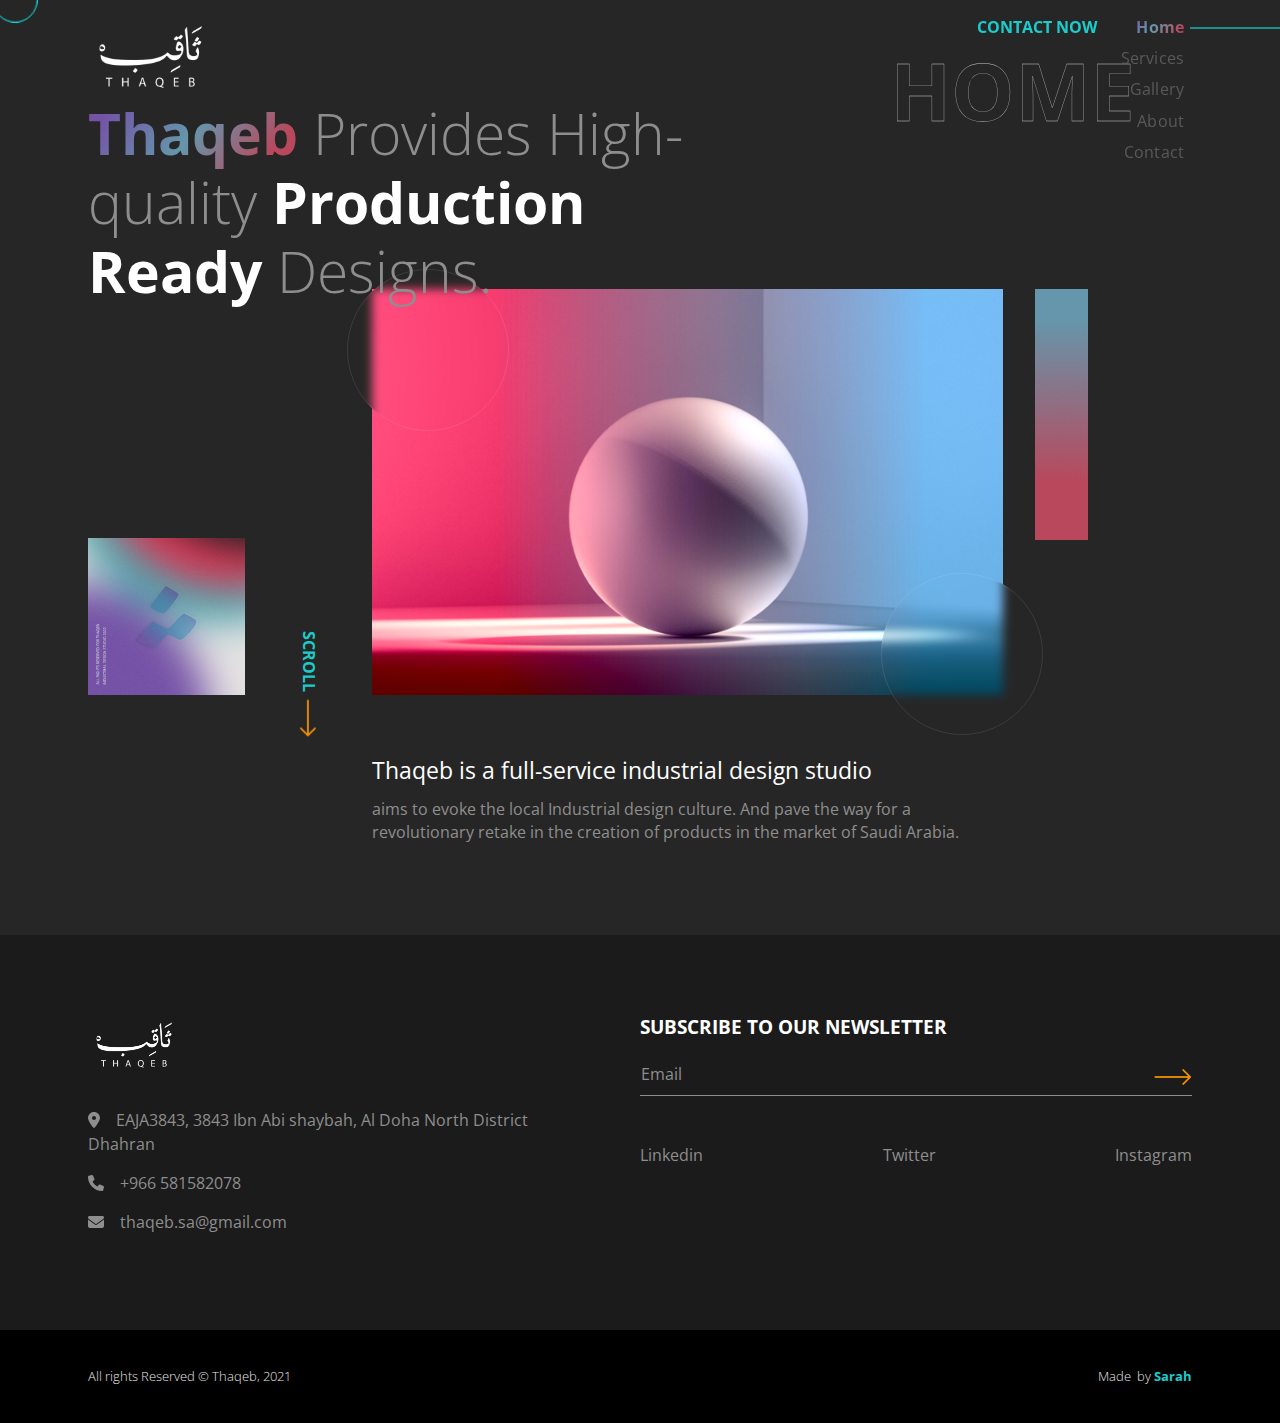
<file: public/index.html>
<!DOCTYPE html>
<html lang="en-US" dir="ltr">

  <head>
    <meta charset="utf-8">
    <meta http-equiv="X-UA-Compatible" content="IE=edge">
    <meta name="viewport" content="width=device-width, initial-scale=1">


    <!-- ===============================================-->
    <!--    Document Title-->
    <!-- ===============================================-->
    <title>Thaqeb | Industrial Design Studio </title>


    <!-- ===============================================-->
    <!--    Favicons-->
    <!-- ===============================================-->
    <link rel="apple-touch-icon" sizes="180x180" href="assets/img/favicons/Thaqeb Logo wh.png">
    <link rel="icon" type="image/png" sizes="32x32" href="assets/img/favicons/Thaqeb Logo wh.png">
    <link rel="icon" type="image/png" sizes="16x16" href="assets/img/favicons/Thaqeb Logo wh.png">
    <link rel="shortcut icon" type="image/x-icon" href="assets/img/favicons/Thaqeb Logo wh.png">
    <link rel="manifest" href="assets/img/favicons/manifest.json">
    <meta name="msapplication-TileImage" content="assets/img/favicons/Thaqeb Logo wh.png">
    <meta name="theme-color" content="#ffffff">


    <!-- ===============================================-->
    <!--    Stylesheets-->
    <!-- ===============================================-->
    <link rel="preconnect" href="https://fonts.gstatic.com">
    <link href="https://fonts.googleapis.com/css2?family=Open+Sans:wght@300;400;500;600;700;800&amp;display=swap" rel="stylesheet">
    <link href="vendors/prism/prism.css" rel="stylesheet">
    <link href="vendors/swiper/swiper-bundle.min.css" rel="stylesheet">
    <link href="assets/css/theme.css" rel="stylesheet" />
    <link href="assets/css/user.css" rel="stylesheet" />

  </head>


  <body style="
  background-color: rgba(39, 38, 38, 1);
">

    <!-- ===============================================-->
    <!--    Main Content-->
    <!-- ===============================================-->
    <main class="main" id="top">
      <div class="cursor-outer d-none d-md-block"></div>
      <nav class="navbar navbar-light py-3 px-0 overflow-hidden">
        <div class="container px-md-5 space">
          <div class="row w-100 g-0 justify-content-between">
            <div class="col-8">
              <div class="d-inline-block"><a class="navbar-brand pt-0 fs-3 text-black d-flex align-items-center" href="index.html"><img class="img-fluid Logo" src="assets/img/icons/Thaqeb Logo wh.png" alt="" /></a></div>
            </div>
            <div class="col-4 d-lg-none text-end pe-0">
              <button class="btn p-0 shadow-none text-black fs-2 d-inline-block" data-bs-toggle="offcanvas" data-bs-target="#navbarOffcanvas" aria-controls="navbarOffcanvas" aria-expanded="false" aria-label="Toggle offcanvas navigation"><span class="menu-bar"></span></button>
            </div>
            <div class="offcanvas offcanvas-end px-0" id="navbarOffcanvas" aria-labelledby="navbarOffcanvasTitle" aria-hidden="true">
              <div class="offcanvas-header justify-content-end">
                <h5 class="visually-hidden offcanvas-title" id="navbarOffcanvasTitle">Menu</h5>
                <button class="btn p-0 shadow-none text-black fs-2 d-inline text-end" type="button" data-bs-dismiss="offcanvas" aria-label="Close"><span class="menu-close-bar"></span></button>
              </div>
              <div class="offcanvas-body px-0">
                <div class="d-lg-flex flex-center-start gap-3 overflow-hidden">
                  <ul class="navbar-nav ms-auto fs-4 ps-6">
                    <li class="nav-item"><a class="nav-link d-inline-block nav-text-outlined lh-1 text-white fs-5 active" aria-current="page" href="index.html">Home</a></li>
                    <li class="nav-item"><a class="nav-link d-inline-block nav-text-outlined lh-1 text-white fs-5" aria-current="page" href="portfolio.html">Services</a></li>
                    <li class="nav-item"><a class="nav-link d-inline-block nav-text-outlined lh-1 text-white fs-5" aria-current="page" href="gallery.html">Gallery</a></li>
                    <li class="nav-item"><a class="nav-link d-inline-block nav-text-outlined lh-1 text-white fs-5" aria-current="page" href="about.html">About</a></li>
                    <li class="nav-item"><a class="nav-link d-inline-block nav-text-outlined lh-1 text-white fs-5" aria-current="page" href="blog.html">Contact</a></li>
                  </ul>
                </div>
              </div>
            </div>
            <div class="col-4">
              <div class="d-none d-lg-flex justify-content-end position-relative z-index-1">
                <div class="position-absolute absolute-centered z-index--1">
                  <h1 class="ms-2 fw-bolder text-outlined text-uppercase pe-none display-1 homeoutline">Home</h1>
                </div>
                <div class="d-flex gap-3 align-items-start"><a class="mb-0 ms-auto text-warning fs-0 fw-bold text-uppercase" href="blog.html#contact">Contact Now</a>
                  <ul class="navbar-nav navbar-fotogency ms-auto text-end">
                    <li class="nav-item px-2 position-relative"><a class="nav-link pt-0 active" aria-current="page" href="index.html">Home</a></li>
                    <li class="nav-item px-2 position-relative"><a class="nav-link pt-0" aria-current="page" href="portfolio.html">Services</a></li>
                    <li class="nav-item px-2 position-relative"><a class="nav-link pt-0" aria-current="page" href="gallery.html">Gallery</a></li>
                    <li class="nav-item px-2 position-relative"><a class="nav-link pt-0" aria-current="page" href="about.html">About</a></li>
                    <li class="nav-item px-2 position-relative"><a class="nav-link pt-0" aria-current="page" href="blog.html">Contact</a></li>
                  </ul>
                </div>
              </div>
            </div>
          </div>
        </div>
      </nav>


      <!-- ============================================-->
      <!-- <section> begin ============================-->
      <section class="py-4 pt-md-0 pb-8 pb-sm-11 mt-lg-n8">

        <div class="container px-md-5">
          <div class="row">
            <div class="col-md-9 col-lg-7">
              <h1 class="fs-4 fs-md-6 fs-xl-7 mb-5 mb-lg-0 position-relative z-index-2"><span class="gra"> Thaqeb </span><span class="fw-thin text-300">Provides High-quality </span><span class="text-400">Production Ready </span> <span class="fw-thin text-300">Designs.</span></h1>
            </div>
          </div>
          <div class="row mt-md-n6">
            <div class="col-2 d-none d-lg-block mt-auto"><img class="img-fluid" src="assets/img/home/leftpic.png" alt="" /></div>
            <div class="col-1 mt-auto d-none d-lg-block"><a class="scroll-indicator text-warning" href="#footer"> <span>SCROLL </span><img src="assets/img/icons/long-arrow.png" alt="" /></a></div>
            <div class="col-lg-7 position-relative">
              <div class="position-relative overflow-hidden overflow-md-visible"><img class="img-fluid midpic" src="assets/img/home/midpic.png" alt="" />
                <div class="img-circle p-5 p-md-7 rounded-circle"></div>
                <div class="img-circle-2 p-5 p-md-7 rounded-circle"></div>
              </div>
              <div class="position-absolute bottom-n100 col-11 mt-6 d-none d-md-block">
                <p class="fs-2 lh-1 text-400">Thaqeb is a full-service industrial design studio </p>
                <p class="text-300">aims to evoke the local Industrial design culture. And pave the way for a revolutionary retake in the creation of products in the market of Saudi Arabia.</p>
              </div>
              <div class="position-absolute start-0 bottom-0 d-lg-none"><a class="scroll-indicator text-warning" href="#footer"> <span>SCROLL </span><img src="assets/img/icons/long-arrow.png" alt="" /></a></div>
            </div>
            <div class="col-2 d-none d-lg-block mb-auto"><img class="img-fluid" src="assets/img/home/rightpic.png" alt="" /></div>
          </div>
        </div>
        <!-- end of .container-->

      </section>
      <!-- <section> close ============================-->
      <!-- ============================================-->


    </main>
    <!-- ===============================================-->
    <!--    End of Main Content-->
    <!-- ===============================================-->


    <footer class="bg-footer-black" id="footer">
      <div class="container py-7 px-md-5">
        <div class="row g-0">
          <div class="col-md-6 mb-5 mb-md-0">
            <div class="mb-4 d-inline-block"><a class="navbar-brand pt-0 fs-3 text-white d-flex align-items-center" href="index.html"><img class="img-fluid" src="assets/img/icons/Thaqeb Logo wh.png" alt="" width="90" height="90" /></a></div>
            <div class="col-12 col-md-10 text-300 mb-3"><i class="fas fa-map-marker-alt"></i><a class="nav-link text-300 d-inline" href="https://www.google.com/maps/place/2109+WS+09+Oxford+Rd+%23127+ParkVilla+Hills,+">EAJA3843, 3843 Ibn Abi shaybah, Al Doha North District Dhahran
            </a></div>
            <div class="col-12 col-md-10 text-300 mb-3"><i class="fas fa-phone"></i><a class="nav-link text-300 d-inline" href="tel:+966 581582078">+966 581582078</a></div>
            <div class="col-12 col-md-10 text-300 mb-3"><i class="fas fa-envelope"></i><a class="nav-link text-300 d-inline" href="mailto:thaqeb.sa@gmail.com">thaqeb.sa@gmail.com</a></div>
          </div>
          <div class="col-md-6">
            <h5 class="text-white mb-2">SUBSCRIBE TO OUR NEWSLETTER</h5>
            <form>
              <div class="form-floating mb-5 position-relative text-200">
                <input class="form-control form-fotogency-header-control text-200" id="email" type="email" placeholder="name@example.com" required="required" />
                <label class="text-300 mb-1" for="email">Email</label>
                <div class="position-absolute end-0 top-0">
                  <button class="btn shadow-none px-0" type="submit"><img class="ms-3" src="assets/img/icons/long-arrow.png" alt="" /></button>
                </div>
              </div>
            </form>
            <div class="d-flex gap-2 flex-wrap justify-content-between align-items-center"><a class="social-icons" href="https://www.linkedin.com/company/thaqeb-studio" target="_blank">Linkedin</a><a class="social-icons" href="https://twitter.com/thaqeb_sa?s=11" target="_blank">Twitter</a><a class="social-icons" href="https://www.instagram.com/Thaqeb_sa" target="_blank">Instagram</a>
            </div>
          </div>
        </div>
      </div>
    </footer>


    <!-- ============================================-->
    <!-- <section> begin ============================-->
    <section class="bg-black py-0 ">

      <div class="container px-md-5 ">
        <div class="row g-0 justify-content-md-between justify-content-evenly py-4">
          <div class="col-12 col-sm-8 col-md-6 col-lg-auto text-center text-md-start">
            <p class="fs--1 my-2 fw-light text-100">All rights Reserved &copy; Thaqeb, 2021</p>
          </div>
          <div class="col-12 col-sm-8 col-md-6">
            <p class="fs--1 fw-light my-2 text-center text-md-end text-100"> Made &nbsp;by&nbsp;<a class="fw-bold text-warning" href="https://themewagon.com/" target="_blank">Sarah</a>
            </p>
          </div>
        </div>
      </div>
      <!-- end of .container-->

    </section>
    <!-- <section> close ============================-->
    <!-- ============================================-->




    <!-- ===============================================-->
    <!--    JavaScripts-->
    <!-- ===============================================-->
    <script src="vendors/popper/popper.min.js"></script>
    <script src="vendors/bootstrap/bootstrap.min.js"></script>
    <script src="vendors/anchorjs/anchor.min.js"></script>
    <script src="vendors/is/is.min.js"></script>
    <script src="vendors/fontawesome/all.min.js"></script>
    <script src="vendors/lodash/lodash.min.js"></script>
    <script src="https://polyfill.io/v3/polyfill.min.js?features=window.scroll"></script>
    <script src="vendors/prism/prism.js"></script>
    <script src="vendors/swiper/swiper-bundle.min.js"></script>
    <script src="assets/js/theme.js"></script>

  </body>

</html>
</file>
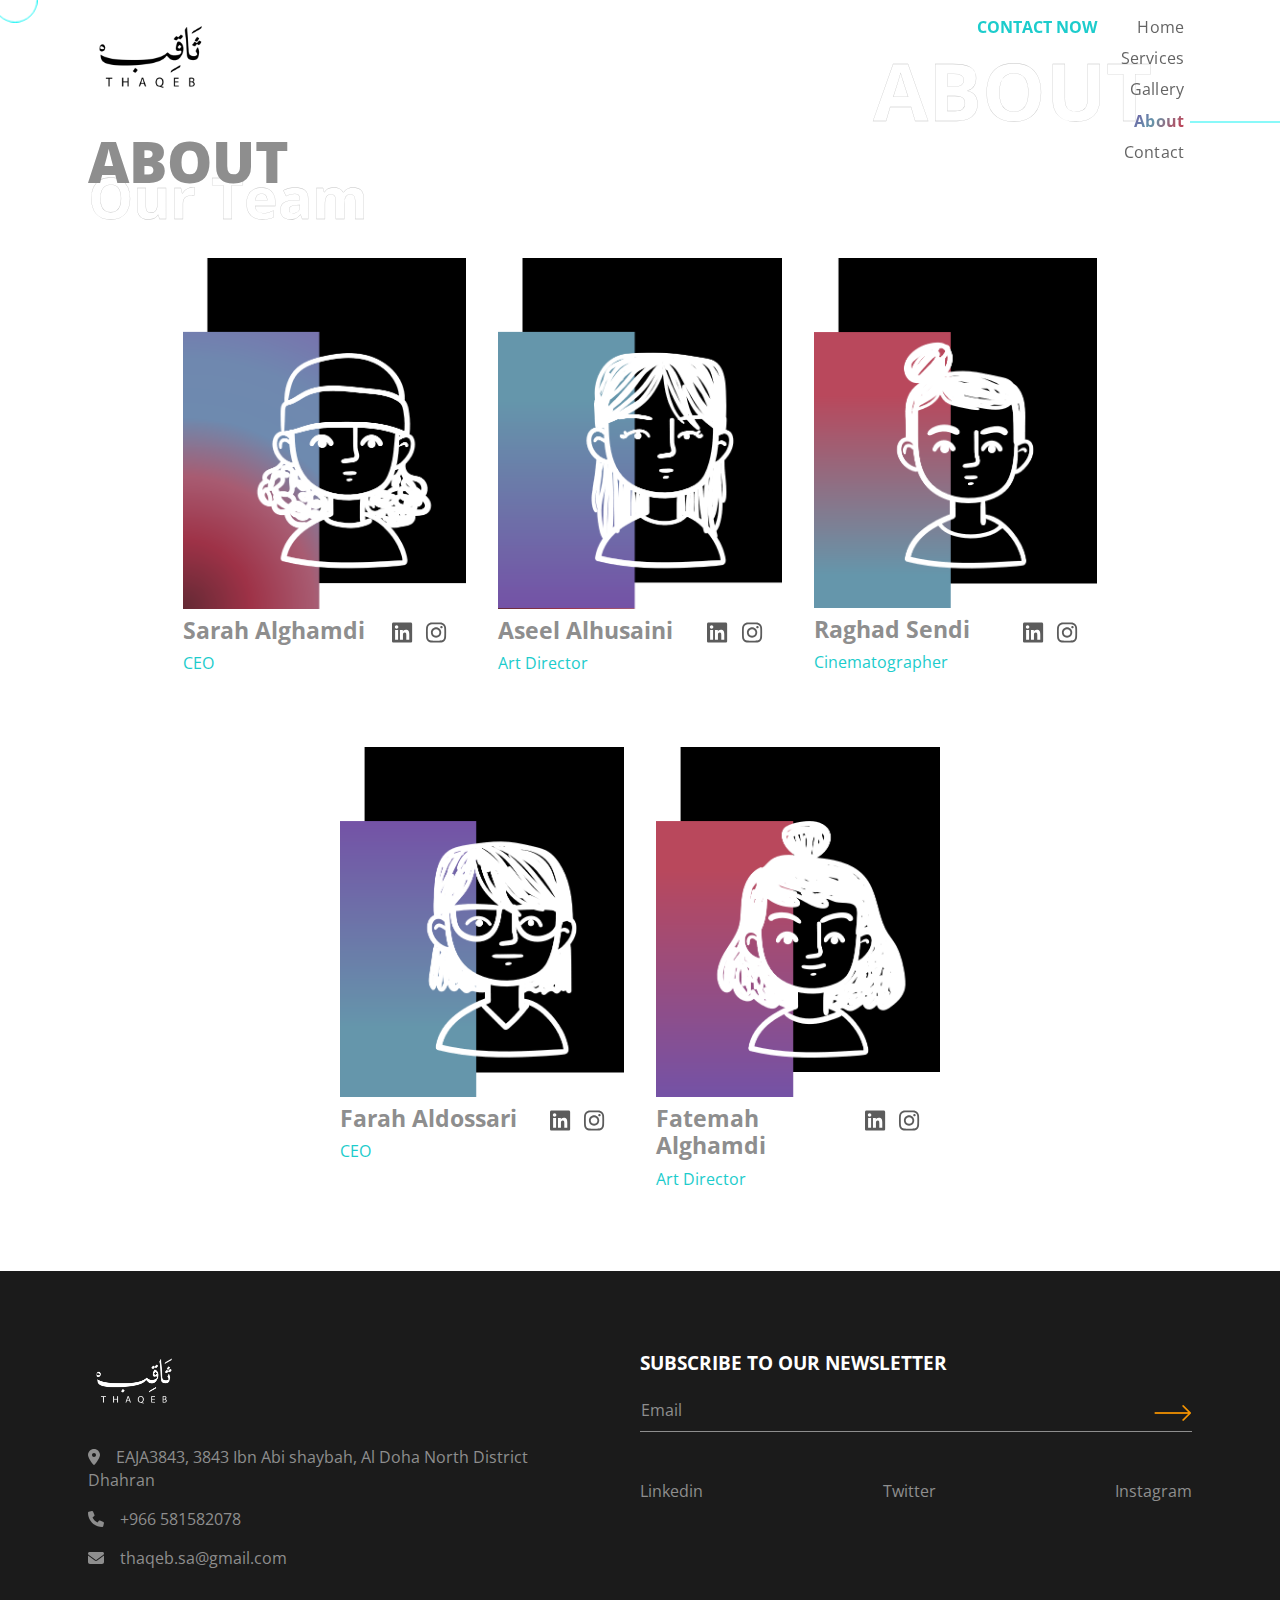
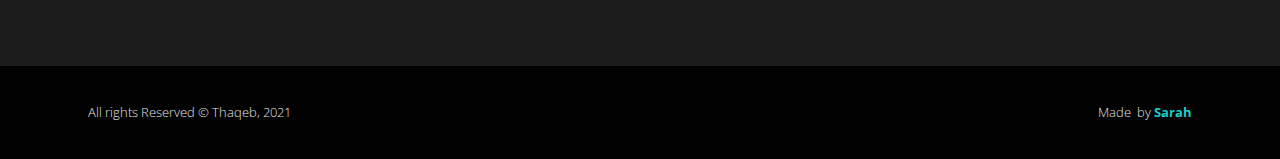
<file: public/about.html>
<!DOCTYPE html>
<html lang="en-US" dir="ltr">

  <head>
    <meta charset="utf-8">
    <meta http-equiv="X-UA-Compatible" content="IE=edge">
    <meta name="viewport" content="width=device-width, initial-scale=1">


    <!-- ===============================================-->
    <!--    Document Title-->
    <!-- ===============================================-->
    <title>About | Our Team</title>


    <!-- ===============================================-->
    <!--    Favicons-->
    <!-- ===============================================-->
    <link rel="apple-touch-icon" sizes="180x180" href="assets/img/favicons/Thaqeb Logo wh.png">
    <link rel="icon" type="image/png" sizes="32x32" href="assets/img/favicons/Thaqeb Logo wh.png">
    <link rel="icon" type="image/png" sizes="16x16" href="assets/img/favicons/Thaqeb Logo wh.png">
    <link rel="shortcut icon" type="image/x-icon" href="assets/img/favicons/Thaqeb Logo wh.png">
    <link rel="manifest" href="assets/img/favicons/manifest.json">
    <meta name="msapplication-TileImage" content="assets/img/favicons/Thaqeb Logo wh.png">
    <meta name="theme-color" content="#ffffff">


    <!-- ===============================================-->
    <!--    Stylesheets-->
    <!-- ===============================================-->
    <link rel="preconnect" href="https://fonts.gstatic.com">
    <link href="https://fonts.googleapis.com/css2?family=Open+Sans:wght@300;400;500;600;700;800&amp;display=swap" rel="stylesheet">
    <link href="vendors/prism/prism.css" rel="stylesheet">
    <link href="vendors/swiper/swiper-bundle.min.css" rel="stylesheet">
    <link href="assets/css/theme.css" rel="stylesheet" />
    <link href="assets/css/user.css" rel="stylesheet" />

  </head>


  <body>

    <!-- ===============================================-->
    <!--    Main Content-->
    <!-- ===============================================-->
    <main class="main" id="top">
      <div class="cursor-outer d-none d-md-block"></div>
      <nav class="navbar navbar-light py-3 px-0 overflow-hidden">
        <div class="container px-md-5">
          <div class="row w-100 g-0 justify-content-between">
            <div class="col-8">
              <div class="d-inline-block"><a class="navbar-brand pt-0 fs-3 text-black d-flex align-items-center" href="index.html"><img class="img-fluid Logo" src="assets/img/icons/Thaqeb Logo.png" alt="" /></a></div>
              <div class="mt-4 d-none d-lg-block">
                <h1 class="text-uppercase fs-lg-7 fs-5 fw-bolder text-300 lh-1 position-relative z-index-0">About</h1>
                <h1 class="d-none d-md-block fw-bolder text-outlined fs-7 text-white lh-1 mt-n4 position-relative z-index--1">Our Team</h1>
              </div>
            </div>
            <div class="col-4 d-lg-none text-end pe-0">
              <button class="btn p-0 shadow-none text-black fs-2 d-inline-block" data-bs-toggle="offcanvas" data-bs-target="#navbarOffcanvas" aria-controls="navbarOffcanvas" aria-expanded="false" aria-label="Toggle offcanvas navigation"><span class="menu-bar"></span></button>
            </div>
            <div class="offcanvas offcanvas-end px-0" id="navbarOffcanvas" aria-labelledby="navbarOffcanvasTitle" aria-hidden="true">
              <div class="offcanvas-header justify-content-end">
                <h5 class="visually-hidden offcanvas-title" id="navbarOffcanvasTitle">Menu</h5>
                <button class="btn p-0 shadow-none text-black fs-2 d-inline text-end" type="button" data-bs-dismiss="offcanvas" aria-label="Close"><span class="menu-close-bar"></span></button>
              </div>
              <div class="offcanvas-body px-0">
                <div class="d-lg-flex flex-center-start gap-3 overflow-hidden">
                  <ul class="navbar-nav ms-auto fs-4 ps-6">
                    <li class="nav-item"><a class="nav-link d-inline-block nav-text-outlined lh-1 text-white fs-5" aria-current="page" href="index.html">Home</a></li>
                    <li class="nav-item"><a class="nav-link d-inline-block nav-text-outlined lh-1 text-white fs-5" aria-current="page" href="portfolio.html">Services</a></li>
                    <li class="nav-item"><a class="nav-link d-inline-block nav-text-outlined lh-1 text-white fs-5" aria-current="page" href="gallery.html">Gallery</a></li>
                    <li class="nav-item"><a class="nav-link d-inline-block nav-text-outlined lh-1 text-white fs-5 active" aria-current="page" href="about.html">About</a></li>
                    <li class="nav-item"><a class="nav-link d-inline-block nav-text-outlined lh-1 text-white fs-5" aria-current="page" href="blog.html">Contact</a></li>
                  </ul>
                </div>
              </div>
            </div>
            <div class="col-4">
              <div class="d-none d-lg-flex justify-content-end position-relative z-index-1">
                <div class="position-absolute absolute-centered z-index--1">
                  <h1 class="ms-2 fw-bolder text-outlined text-uppercase text-white pe-none display-1">About</h1>
                </div>
                <div class="d-flex gap-3 align-items-start"><a class="mb-0 ms-auto text-warning fs-0 fw-bold text-uppercase" href="blog.html#contact">Contact Now</a>
                  <ul class="navbar-nav navbar-fotogency ms-auto text-end">
                    <li class="nav-item px-2 position-relative"><a class="nav-link pt-0" aria-current="page" href="index.html">Home</a></li>
                    <li class="nav-item px-2 position-relative"><a class="nav-link pt-0" aria-current="page" href="portfolio.html">Services</a></li>
                    <li class="nav-item px-2 position-relative"><a class="nav-link pt-0" aria-current="page" href="gallery.html">Gallery</a></li>
                    <li class="nav-item px-2 position-relative"><a class="nav-link pt-0 active" aria-current="page" href="about.html">About</a></li>
                    <li class="nav-item px-2 position-relative"><a class="nav-link pt-0" aria-current="page" href="blog.html">Contact</a></li>
                  </ul>
                </div>
              </div>
            </div>
          </div>
          <div class="row g-0 mt-4 d-lg-none">
            <h1 class="text-uppercase ps-0 fs-lg-7 fs-5 fw-bolder text-300 lh-1 position-relative z-index-0">About</h1>
            <h1 class="fw-bolder text-outlined ps-0 fs-lg-7 fs-sm-6 fs-5 text-white lh-1 mt-sm-n4 mt-n3 position-relative z-index--1">Our Team</h1>
          </div>
        </div>
      </nav>


      <!-- ============================================-->
      <!-- <section> begin ============================-->
      <section class="py-2">

        <div class="container px-md-5">
          <div class="row justify-content-center">
            <div class="col-10">
              <div class="row justify-content-center">
                <div class="col-lg-4 col-md-6 d-flex justify-content-center">
                  <div class="card border-0 mb-3"><img class="card-img-top" src="assets/img/team/img111.png" alt="" />
                    <div class="row g-0 card-body px-0 pt-2">
                      <div class="col-12 col-xl-8 text-center text-xl-start">
                        <h4 class="name">Sarah Alghamdi</h4>
                        <p class="text-warning mb-2">CEO</p>
                      </div>
                      <div class="col-12 col-xl-4 justify-content-center fs-2 d-flex gap-1"><a href="https://www.linkedin.com/in/sarah-alghamdi-industrial-designer/"><span class="team-social-icon fab fa-linkedin ml-3"></span></a><a href="https://instagram.com/sarah7gh?igshid=YmMyMTA2M2Y="><span class="team-social-icon fab fa-instagram ml-3"></span></a></div>
                    </div>
                  </div>
                </div>
                <div class="col-lg-4 col-md-6 d-flex justify-content-center">
                  <div class="card border-0 mb-3"><img class="card-img-top" src="assets/img/team/img22.png" alt="" />
                    <div class="row g-0 card-body px-0 pt-2">
                      <div class="col-12 col-xl-8 text-center text-xl-start">
                        <h4 class="name">Aseel Alhusaini</h4>
                        <p class="text-warning mb-2">Art Director</p>
                      </div>
                      <div class="col-12 col-xl-4 justify-content-center fs-2 d-flex gap-1"><a href="https://www.linkedin.com/in/aseel-alhussaini-3901a0195"><span class="team-social-icon fab fa-linkedin ml-3"></span></a><a href="https://instagram.com/as.designfreelance?igshid=YmMyMTA2M2Y="><span class="team-social-icon fab fa-instagram ml-3"></span></a></div>
                    </div>
                  </div>
                </div>
                <div class="col-lg-4 col-md-6 d-flex justify-content-center">
                  <div class="card border-0 mb-3"><img class="card-img-top" src="assets/img/team/img333.png" alt="" />
                    <div class="row g-0 card-body px-0 pt-2">
                      <div class="col-12 col-xl-8 text-center text-xl-start">
                        <h4 class="name">Raghad Sendi</h4>
                        <p class="text-warning mb-2">Cinematographer</p>
                      </div>
                      <div class="col-12 col-xl-4 justify-content-center fs-2 d-flex gap-1"><a href="https://www.linkedin.com/in/raghad-h-sendi"><span class="team-social-icon fab fa-linkedin ml-3"><a href="https://instagram.com/raaghads.design?igshid=YmMyMTA2M2Y="><span class="team-social-icon fab fa-instagram ml-3"></span></a></div>
                    </div>
                  </div>
                </div>
                <div class="col-lg-4 col-md-6 d-flex justify-content-center">
                  <div class="card border-0 mb-3"><img class="card-img-top" src="assets/img/team/img444.png" alt="" />
                    <div class="row g-0 card-body px-0 pt-2">
                      <div class="col-12 col-xl-8 text-center text-xl-start">
                        <h4 class="name">Farah Aldossari</h4>
                        <p class="text-warning mb-2">CEO</p>
                      </div>
                      <div class="col-12 col-xl-4 justify-content-center fs-2 d-flex gap-1"><a href="https://www.linkedin.com/in/farah-mubarak-aldossary"><span class="team-social-icon fab fa-linkedin ml-3"></span></a><a href="https://instagram.com/farah.indesigner?igshid=YmMyMTA2M2Y="><span class="team-social-icon fab fa-instagram ml-3"></span></a></div>
                    </div>
                  </div>
                </div>
                <div class="col-lg-4 col-md-6 d-flex justify-content-center">
                  <div class="card border-0 mb-3"><img class="card-img-top" src="assets/img/team/img555.png" alt="" />
                    <div class="row g-0 card-body px-0 pt-2">
                      <div class="col-12 col-xl-8 text-center text-xl-start">
                        <h4 class="name">Fatemah Alghamdi</h4>
                        <p class="text-warning mb-2">Art Director</p>
                      </div>
                      <div class="col-12 col-xl-4 justify-content-center fs-2 d-flex gap-1"><a href="https://www.linkedin.com/in/fatemah-ahmed"><span class="team-social-icon fab fa-linkedin ml-3"></span></a><a href="https://instagram.com/fatemad.gh?igshid=YmMyMTA2M2Y="><span class="team-social-icon fab fa-instagram ml-3"></span></a></div>
                    </div>
                  </div>
                </div>
              </div>
            </div>
          </div>
        </div>
        <!-- end of .container-->

      </section>
      <!-- <section> close ============================-->
      <!-- ============================================-->


    </main>
    <!-- ===============================================-->
    <!--    End of Main Content-->
    <!-- ===============================================-->


    <footer class="bg-footer-black" id="footer">
      <div class="container py-7 px-md-5">
        <div class="row g-0">
          <div class="col-md-6 mb-5 mb-md-0">
            <div class="mb-4 d-inline-block"><a class="navbar-brand pt-0 fs-3 text-white d-flex align-items-center" href="index.html"><img class="img-fluid" src="assets/img/icons/Thaqeb Logo wh.png" alt="" width="90" height="90" /></a></div>
            <div class="col-12 col-md-10 text-300 mb-3"><i class="fas fa-map-marker-alt"></i><a class="nav-link text-300 d-inline" href="https://www.google.com/maps/place/2109+WS+09+Oxford+Rd+%23127+ParkVilla+Hills,+">EAJA3843, 3843 Ibn Abi shaybah, Al Doha North District Dhahran
            </a></div>
            <div class="col-12 col-md-10 text-300 mb-3"><i class="fas fa-phone"></i><a class="nav-link text-300 d-inline" href="tel:+966 581582078">+966 581582078</a></div>
            <div class="col-12 col-md-10 text-300 mb-3"><i class="fas fa-envelope"></i><a class="nav-link text-300 d-inline" href="mailto:thaqeb.sa@gmail.com">thaqeb.sa@gmail.com</a></div>
          </div>
          <div class="col-md-6">
            <h5 class="text-white mb-2">SUBSCRIBE TO OUR NEWSLETTER</h5>
            <form>
              <div class="form-floating mb-5 position-relative text-200">
                <input class="form-control form-fotogency-header-control text-200" id="email" type="email" placeholder="name@example.com" required="required" />
                <label class="text-300 mb-1" for="email">Email</label>
                <div class="position-absolute end-0 top-0">
                  <button class="btn shadow-none px-0" type="submit"><img class="ms-3" src="assets/img/icons/long-arrow.png" alt="" /></button>
                </div>
              </div>
            </form>
            <div class="d-flex gap-2 flex-wrap justify-content-between align-items-center"><a class="social-icons" href="https://www.linkedin.com/company/thaqeb-studio" target="_blank">Linkedin</a><a class="social-icons" href="https://twitter.com/thaqeb_sa?s=11" target="_blank">Twitter</a><a class="social-icons" href="https://www.instagram.com/Thaqeb_sa" target="_blank">Instagram</a>
            </div>
          </div>
        </div>
      </div>
    </footer>


    <!-- ============================================-->
    <!-- <section> begin ============================-->
    <section class="bg-black py-0">

      <div class="container px-md-5">
        <div class="row g-0 justify-content-md-between justify-content-evenly py-4">
          <div class="col-12 col-sm-8 col-md-6 col-lg-auto text-center text-md-start">
            <p class="fs--1 my-2 fw-light text-100">All rights Reserved &copy; Thaqeb, 2021</p>
          </div>
          <div class="col-12 col-sm-8 col-md-6">
            <p class="fs--1 fw-light my-2 text-center text-md-end text-100"> Made &nbsp;by&nbsp;<a class="fw-bold text-warning" href="https://themewagon.com/" target="_blank">Sarah</a>
            </p>
          </div>
        </div>
      </div>
      <!-- end of .container-->

    </section>
    <!-- <section> close ============================-->
    <!-- ============================================-->




    <!-- ===============================================-->
    <!--    JavaScripts-->
    <!-- ===============================================-->
    <script src="vendors/popper/popper.min.js"></script>
    <script src="vendors/bootstrap/bootstrap.min.js"></script>
    <script src="vendors/anchorjs/anchor.min.js"></script>
    <script src="vendors/is/is.min.js"></script>
    <script src="vendors/fontawesome/all.min.js"></script>
    <script src="vendors/lodash/lodash.min.js"></script>
    <script src="https://polyfill.io/v3/polyfill.min.js?features=window.scroll"></script>
    <script src="vendors/prism/prism.js"></script>
    <script src="vendors/swiper/swiper-bundle.min.js"></script>
    <script src="assets/js/theme.js"></script>

  </body>

</html>
</file>
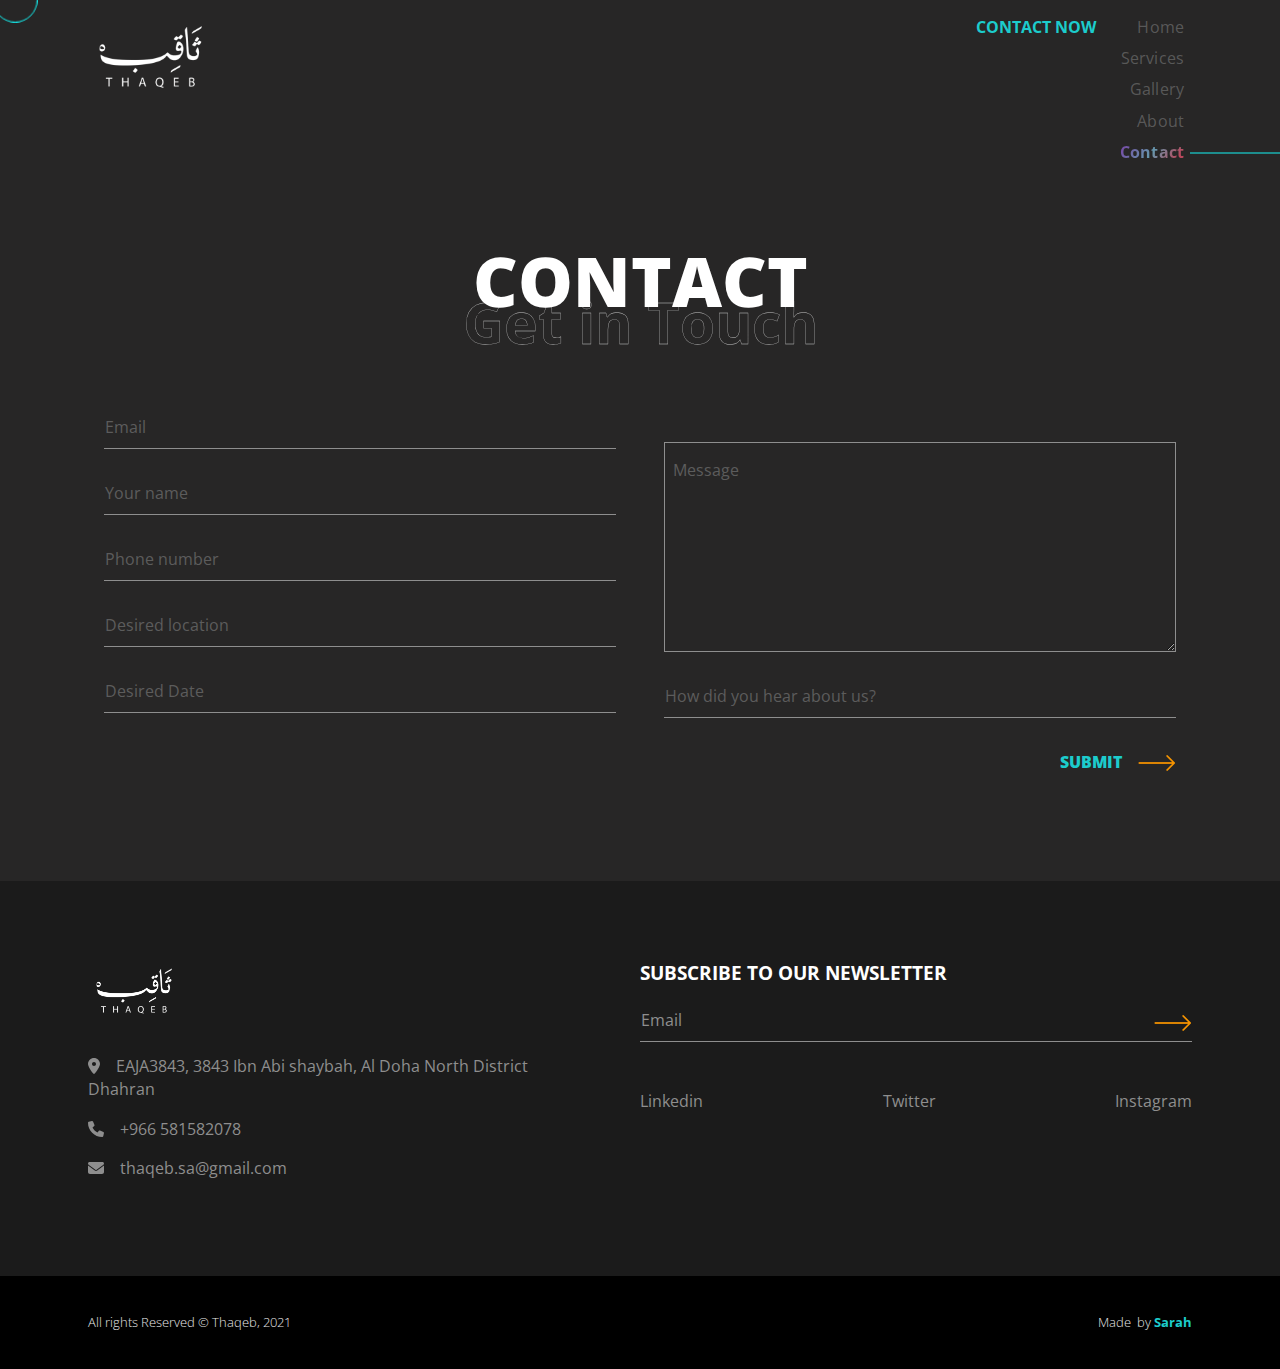
<file: public/blog.html>
<!DOCTYPE html>
<html lang="en-US" dir="ltr">

  <head>
    <meta charset="utf-8">
    <meta http-equiv="X-UA-Compatible" content="IE=edge">
    <meta name="viewport" content="width=device-width, initial-scale=1">


    <!-- ===============================================-->
    <!--    Document Title-->
    <!-- ===============================================-->
    <title>Contact | Get In Touch</title>


    <!-- ===============================================-->
    <!--    Favicons-->
    <!-- ===============================================-->
    <link rel="apple-touch-icon" sizes="180x180" href="assets/img/favicons/Thaqeb Logo wh.png">
    <link rel="icon" type="image/png" sizes="32x32" href="assets/img/favicons/Thaqeb Logo wh.png">
    <link rel="icon" type="image/png" sizes="16x16" href="assets/img/favicons/Thaqeb Logo wh.png">
    <link rel="shortcut icon" type="image/x-icon" href="assets/img/favicons/Thaqeb Logo wh.png">
    <link rel="manifest" href="assets/img/favicons/manifest.json">
    <meta name="msapplication-TileImage" content="assets/img/favicons/Thaqeb Logo wh.png">
    <meta name="theme-color" content="#ffffff">


    <!-- ===============================================-->
    <!--    Stylesheets-->
    <!-- ===============================================-->
    <link rel="preconnect" href="https://fonts.gstatic.com">
    <link href="https://fonts.googleapis.com/css2?family=Open+Sans:wght@300;400;500;600;700;800&amp;display=swap" rel="stylesheet">
    <link href="vendors/prism/prism.css" rel="stylesheet">
    <link href="vendors/swiper/swiper-bundle.min.css" rel="stylesheet">
    <link href="assets/css/theme.css" rel="stylesheet" />
    <link href="assets/css/user.css" rel="stylesheet" />

  </head>


  <body style="
  background-color: rgba(39, 38, 38, 1);
">

    <!-- ===============================================-->
    <!--    Main Content-->
    <!-- ===============================================-->
    <main class="main" id="top">
      <div class="cursor-outer d-none d-md-block"></div>
      <nav class="navbar navbar-light py-3 px-0 overflow-hidden">
        <div class="container px-md-5">
          <div class="row w-100 g-0 justify-content-between">
            <div class="col-8">
              <div class="d-inline-block"><a class="navbar-brand pt-0 fs-3 text-black d-flex align-items-center" href="index.html"><img class="img-fluid Logo" src="assets/img/icons/Thaqeb Logo wh.png" alt="" /></a></div>
            </div>
            <div class="col-4 d-lg-none text-end pe-0">
              <button class="btn p-0 shadow-none text-black fs-2 d-inline-block" data-bs-toggle="offcanvas" data-bs-target="#navbarOffcanvas" aria-controls="navbarOffcanvas" aria-expanded="false" aria-label="Toggle offcanvas navigation"><span class="menu-bar"></span></button>
            </div>
            <div class="offcanvas offcanvas-end px-0" id="navbarOffcanvas" aria-labelledby="navbarOffcanvasTitle" aria-hidden="true">
              <div class="offcanvas-header justify-content-end">
                <h5 class="visually-hidden offcanvas-title" id="navbarOffcanvasTitle">Menu</h5>
                <button class="btn p-0 shadow-none text-black fs-2 d-inline text-end" type="button" data-bs-dismiss="offcanvas" aria-label="Close"><span class="menu-close-bar"></span></button>
              </div>
              <div class="offcanvas-body px-0">
                <div class="d-lg-flex flex-center-start gap-3 overflow-hidden">
                  <ul class="navbar-nav ms-auto fs-4 ps-6">
                    <li class="nav-item"><a class="nav-link d-inline-block nav-text-outlined lh-1 text-white fs-5" aria-current="page" href="index.html">Home</a></li>
                    <li class="nav-item"><a class="nav-link d-inline-block nav-text-outlined lh-1 text-white fs-5" aria-current="page" href="portfolio.html">Services</a></li>
                    <li class="nav-item"><a class="nav-link d-inline-block nav-text-outlined lh-1 text-white fs-5" aria-current="page" href="gallery.html">Gallery</a></li>
                    <li class="nav-item"><a class="nav-link d-inline-block nav-text-outlined lh-1 text-white fs-5" aria-current="page" href="about.html">About</a></li>
                    <li class="nav-item"><a class="nav-link d-inline-block nav-text-outlined lh-1 text-white fs-5 active" aria-current="page" href="blog.html">Contact</a></li>
                  </ul>
                </div>
              </div>
            </div>
            <div class="col-4">
              <div class="d-none d-lg-flex justify-content-end position-relative z-index-1">
                <div class="d-flex gap-3 align-items-start"><a class="mb-0 ms-auto text-warning fs-0 fw-bold text-uppercase" href="blog.html#contact">Contact Now</a>
                  <ul class="navbar-nav navbar-fotogency ms-auto text-end">
                    <li class="nav-item px-2 position-relative"><a class="nav-link pt-0" aria-current="page" href="index.html">Home</a></li>
                    <li class="nav-item px-2 position-relative"><a class="nav-link pt-0" aria-current="page" href="portfolio.html">Services</a></li>
                    <li class="nav-item px-2 position-relative"><a class="nav-link pt-0" aria-current="page" href="gallery.html">Gallery</a></li>
                    <li class="nav-item px-2 position-relative"><a class="nav-link pt-0" aria-current="page" href="about.html">About</a></li>
                    <li class="nav-item px-2 position-relative"><a class="nav-link pt-0 active" aria-current="page" href="blog.html">Contact</a></li>
                  </ul>
                </div>
              </div>
            </div>
          </div>
        </div>
      </nav>




      <!-- ============================================-->
      <!-- <section> begin ============================-->
      <section class="py-4" id="contact">

        <div class="container px-md-5">
          <div class="row align-items-center">
            <div class="my-4 text-center">
              <h1 class="text-uppercase fs-lg-8 fs-6 fw-bolder text-white lh-1 position-relative z-index-0">Contact</h1>
              <h1 class="fw-bolder text-outlined fs-7  lh-1 mt-n4 position-relative z-index--1 homeoutline">Get in Touch</h1>
              <form class="my-5 px-3">
                <div class="row g-3 g-md-5">
                  <div class="col-md-6">
                    <div class="card border-0">
                      <div class="form-floating mb-3">
                        <input class="form-control form-fotogency-header-control" id="floatingEmail" type="email" placeholder="name@example.com" />
                        <label for="floatingEmail">Email</label>
                      </div>
                      <div class="form-floating mb-3">
                        <input class="form-control form-fotogency-header-control" id="floatingName" type="text" placeholder="name" />
                        <label for="floatingName">Your name</label>
                      </div>
                      <div class="form-floating mb-3">
                        <input class="form-control form-fotogency-header-control" id="floatingPhone" type="tel" placeholder="name@example.com" />
                        <label for="floatingPhone">Phone number</label>
                      </div>
                      <div class="form-floating mb-3">
                        <input class="form-control form-fotogency-header-control" id="floatingLocation" type="text" placeholder="Desired Location" />
                        <label for="floatingLocation">Desired location</label>
                      </div>
                      <div class="form-floating mb-3">
                        <input class="form-control form-fotogency-header-control text-400" id="floatingDate" type="text" placeholder="Desired Date" />
                        <label for="floatingDate">Desired Date</label>
                      </div>
                    </div>
                  </div>
                  <div class="col-md-6">
                    <div class="card border-0">
                      <input class="form-control opacity-0 pb-0 pe-none d-none d-md-block" />
                      <div class="form-floating mb-3">
                        <textarea class="form-control form-fotogency-header-control border ps-2 form-fotogency-header-control" id="floatingTextarea" style="height: 210px" placeholder="Leave a comment here"></textarea>
                        <label class="ps-2" for="floatingTextarea">Message</label>
                      </div>
                      <div class="form-floating mb-3">
                        <input class="form-control form-fotogency-header-control" id="floatingSource" type="text" placeholder="How did you hear about us?" />
                        <label for="floatingSource">How did you hear about us?</label>
                      </div>
                    </div>
                  </div>
                  <div class="col-12 text-end mt-3">
                    <button class="btn btn-link text-warning p-0" type="submit"><span class="fw-bolder text-uppercase">Submit</span><img class="ms-3" src="assets/img/icons/long-arrow.png" alt="" /></button>
                  </div>
                </div>
              </form>
            </div>
          </div>
        </div>
        <!-- end of .container-->

      </section>
      <!-- <section> close ============================-->
      <!-- ============================================-->


    </main>
    <!-- ===============================================-->
    <!--    End of Main Content-->
    <!-- ===============================================-->


    <footer class="bg-footer-black" id="footer">
      <div class="container py-7 px-md-5">
        <div class="row g-0">
          <div class="col-md-6 mb-5 mb-md-0">
            <div class="mb-4 d-inline-block"><a class="navbar-brand pt-0 fs-3 text-white d-flex align-items-center" href="index.html"><img class="img-fluid" src="assets/img/icons/Thaqeb Logo wh.png" alt="" width="90" height="90" /></a></div>
            <div class="col-12 col-md-10 text-300 mb-3"><i class="fas fa-map-marker-alt"></i><a class="nav-link text-300 d-inline" href="https://www.google.com/maps/place/2109+WS+09+Oxford+Rd+%23127+ParkVilla+Hills,+">EAJA3843, 3843 Ibn Abi shaybah, Al Doha North District Dhahran
            </a></div>
            <div class="col-12 col-md-10 text-300 mb-3"><i class="fas fa-phone"></i><a class="nav-link text-300 d-inline" href="tel:+966 581582078">+966 581582078</a></div>
            <div class="col-12 col-md-10 text-300 mb-3"><i class="fas fa-envelope"></i><a class="nav-link text-300 d-inline" href="mailto:thaqeb.sa@gmail.com">thaqeb.sa@gmail.com</a></div>
          </div>
          <div class="col-md-6">
            <h5 class="text-white mb-2">SUBSCRIBE TO OUR NEWSLETTER</h5>
            <form>
              <div class="form-floating mb-5 position-relative text-200">
                <input class="form-control form-fotogency-header-control text-200" id="email" type="email" placeholder="name@example.com" required="required" />
                <label class="text-300 mb-1" for="email">Email</label>
                <div class="position-absolute end-0 top-0">
                  <button class="btn shadow-none px-0" type="submit"><img class="ms-3" src="assets/img/icons/long-arrow.png" alt="" /></button>
                </div>
              </div>
            </form>
            <div class="d-flex gap-2 flex-wrap justify-content-between align-items-center"><a class="social-icons" href="https://www.linkedin.com/company/thaqeb-studio" target="_blank">Linkedin</a><a class="social-icons" href="https://twitter.com/thaqeb_sa?s=11" target="_blank">Twitter</a><a class="social-icons" href="https://www.instagram.com/Thaqeb_sa" target="_blank">Instagram</a>
            </div>
          </div>
        </div>
      </div>
    </footer>


    <!-- ============================================-->
    <!-- <section> begin ============================-->
    <section class="bg-black py-0">

      <div class="container px-md-5">
        <div class="row g-0 justify-content-md-between justify-content-evenly py-4">
          <div class="col-12 col-sm-8 col-md-6 col-lg-auto text-center text-md-start">
            <p class="fs--1 my-2 fw-light text-100">All rights Reserved &copy; Thaqeb, 2021</p>
          </div>
          <div class="col-12 col-sm-8 col-md-6">
            <p class="fs--1 fw-light my-2 text-center text-md-end text-100"> Made &nbsp;by&nbsp;<a class="fw-bold text-warning" href="https://themewagon.com/" target="_blank">Sarah</a>
            </p>
          </div>
        </div>
      </div>
      <!-- end of .container-->

    </section>
    <!-- <section> close ============================-->
    <!-- ============================================-->




    <!-- ===============================================-->
    <!--    JavaScripts-->
    <!-- ===============================================-->
    <script src="vendors/popper/popper.min.js"></script>
    <script src="vendors/bootstrap/bootstrap.min.js"></script>
    <script src="vendors/anchorjs/anchor.min.js"></script>
    <script src="vendors/is/is.min.js"></script>
    <script src="vendors/fontawesome/all.min.js"></script>
    <script src="vendors/lodash/lodash.min.js"></script>
    <script src="https://polyfill.io/v3/polyfill.min.js?features=window.scroll"></script>
    <script src="vendors/prism/prism.js"></script>
    <script src="vendors/swiper/swiper-bundle.min.js"></script>
    <script src="assets/js/theme.js"></script>

  </body>

</html>
</file>
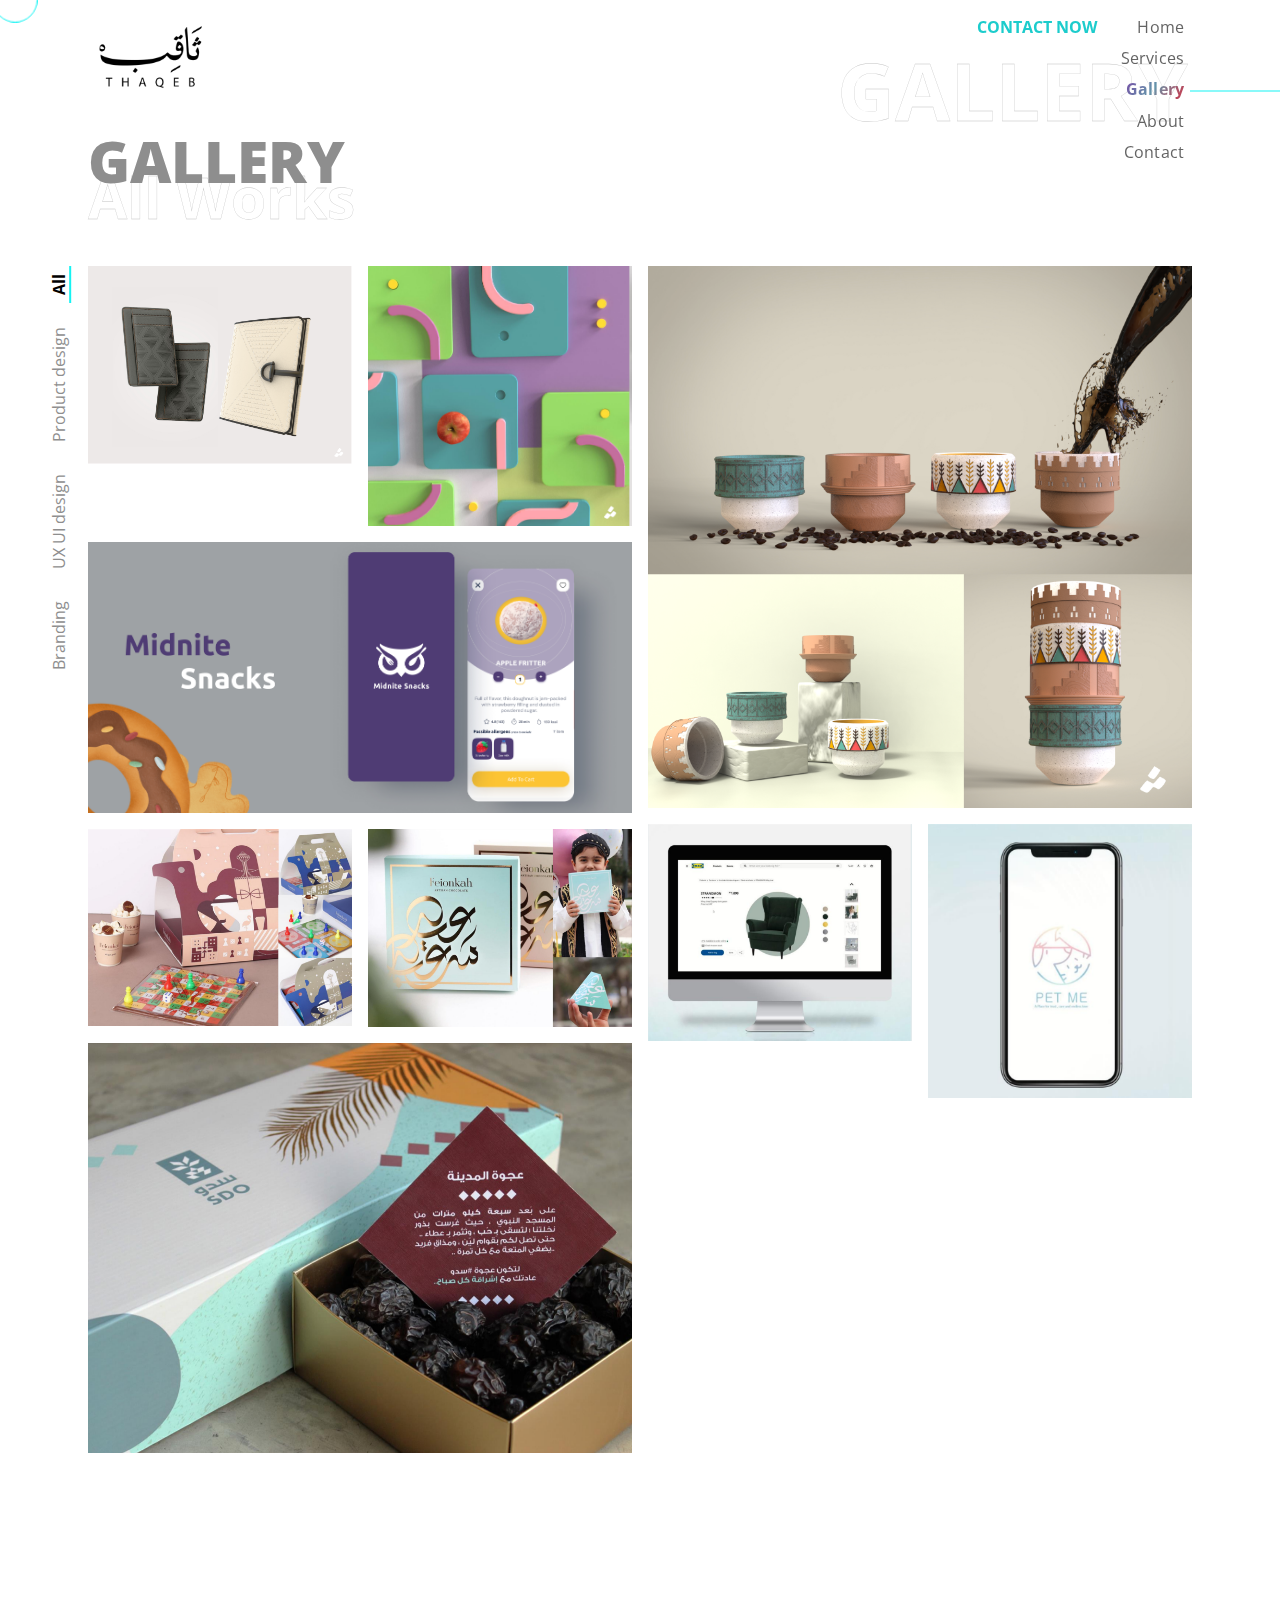
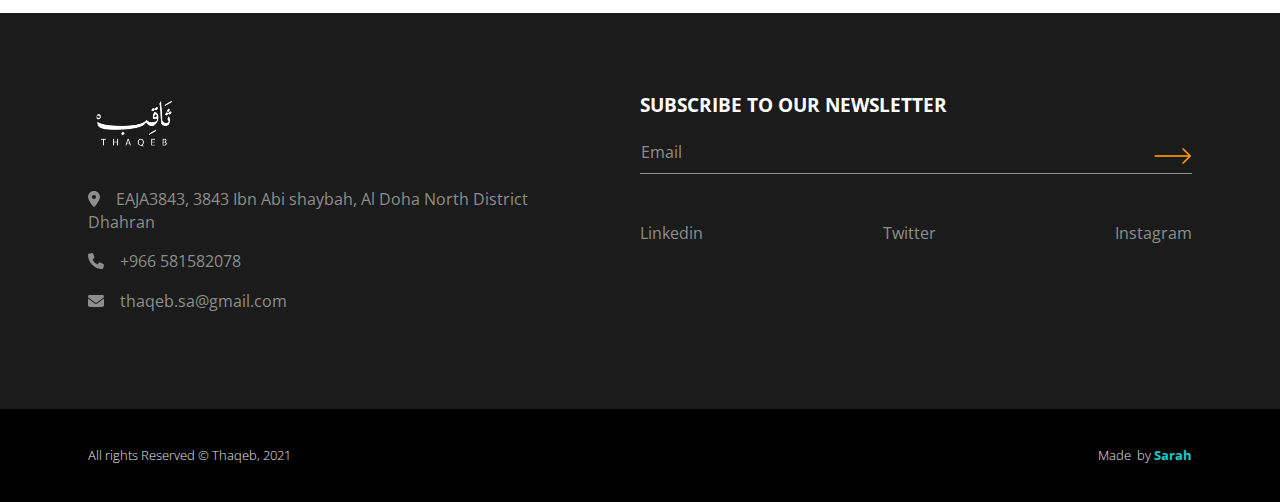
<file: public/gallery.html>
<!DOCTYPE html>
<html lang="en-US" dir="ltr">

  <head>
    <meta charset="utf-8">
    <meta http-equiv="X-UA-Compatible" content="IE=edge">
    <meta name="viewport" content="width=device-width, initial-scale=1">


    <!-- ===============================================-->
    <!--    Document Title-->
    <!-- ===============================================-->
    <title>Gallery | All Works</title>


    <!-- ===============================================-->
    <!--    Favicons-->
    <!-- ===============================================-->
    <link rel="apple-touch-icon" sizes="180x180" href="assets/img/favicons/Thaqeb Logo wh.png">
    <link rel="icon" type="image/png" sizes="32x32" href="assets/img/favicons/Thaqeb Logo wh.png">
    <link rel="icon" type="image/png" sizes="16x16" href="assets/img/favicons/Thaqeb Logo wh.png">
    <link rel="shortcut icon" type="image/x-icon" href="assets/img/favicons/Thaqeb Logo wh.png">
    <link rel="manifest" href="assets/img/favicons/manifest.json">
    <meta name="msapplication-TileImage" content="assets/img/favicons/Thaqeb Logo wh.png">
    <meta name="theme-color" content="#ffffff">


    <!-- ===============================================-->
    <!--    Stylesheets-->
    <!-- ===============================================-->
    <link rel="preconnect" href="https://fonts.gstatic.com">
    <link href="https://fonts.googleapis.com/css2?family=Open+Sans:wght@300;400;500;600;700;800&amp;display=swap" rel="stylesheet">
    <link href="vendors/prism/prism.css" rel="stylesheet">
    <link href="vendors/swiper/swiper-bundle.min.css" rel="stylesheet">
    <link href="assets/css/theme.css" rel="stylesheet" />
    <link href="assets/css/user.css" rel="stylesheet" />

    <link href="vendors/glightbox/glightbox.min.css" rel="stylesheet">
  </head>


  <body>

    <!-- ===============================================-->
    <!--    Main Content-->
    <!-- ===============================================-->
    <main class="main" id="top">
      <div class="cursor-outer d-none d-md-block"></div>
      <nav class="navbar navbar-light py-3 px-0 overflow-hidden">
        <div class="container px-md-5">
          <div class="row w-100 g-0 justify-content-between">
            <div class="col-8">
              <div class="d-inline-block"><a class="navbar-brand pt-0 fs-3 text-black d-flex align-items-center" href="index.html"><img class="img-fluid Logo" src="assets/img/icons/Thaqeb Logo.png" alt="" /></a></div>
              <div class="mt-4 d-none d-lg-block">
                <h1 class="text-uppercase fs-lg-7 fs-5 fw-bolder text-300 lh-1 position-relative z-index-0">Gallery</h1>
                <h1 class="d-none d-md-block fw-bolder text-outlined fs-7 text-white lh-1 mt-n4 position-relative z-index--1">All Works</h1>
              </div>
            </div>
            <div class="col-4 d-lg-none text-end pe-0">
              <button class="btn p-0 shadow-none text-black fs-2 d-inline-block" data-bs-toggle="offcanvas" data-bs-target="#navbarOffcanvas" aria-controls="navbarOffcanvas" aria-expanded="false" aria-label="Toggle offcanvas navigation"><span class="menu-bar"></span></button>
            </div>
            <div class="offcanvas offcanvas-end px-0" id="navbarOffcanvas" aria-labelledby="navbarOffcanvasTitle" aria-hidden="true">
              <div class="offcanvas-header justify-content-end">
                <h5 class="visually-hidden offcanvas-title" id="navbarOffcanvasTitle">Menu</h5>
                <button class="btn p-0 shadow-none text-black fs-2 d-inline text-end" type="button" data-bs-dismiss="offcanvas" aria-label="Close"><span class="menu-close-bar"></span></button>
              </div>
              <div class="offcanvas-body px-0">
                <div class="d-lg-flex flex-center-start gap-3 overflow-hidden">
                  <ul class="navbar-nav ms-auto fs-4 ps-6">
                    <li class="nav-item"><a class="nav-link d-inline-block nav-text-outlined lh-1 text-white fs-5" aria-current="page" href="index.html">Home</a></li>
                    <li class="nav-item"><a class="nav-link d-inline-block nav-text-outlined lh-1 text-white fs-5" aria-current="page" href="portfolio.html">Services</a></li>
                    <li class="nav-item"><a class="nav-link d-inline-block nav-text-outlined lh-1 text-white fs-5 active" aria-current="page" href="gallery.html">Gallery</a></li>
                    <li class="nav-item"><a class="nav-link d-inline-block nav-text-outlined lh-1 text-white fs-5" aria-current="page" href="about.html">About</a></li>
                    <li class="nav-item"><a class="nav-link d-inline-block nav-text-outlined lh-1 text-white fs-5" aria-current="page" href="blog.html">Contact</a></li>
                  </ul>
                </div>
              </div>
            </div>
            <div class="col-4">
              <div class="d-none d-lg-flex justify-content-end position-relative z-index-1">
                <div class="position-absolute absolute-centered z-index--1">
                  <h1 class="ms-2 fw-bolder text-outlined text-uppercase text-white pe-none display-1">Gallery</h1>
                </div>
                <div class="d-flex gap-3 align-items-start"><a class="mb-0 ms-auto text-warning fs-0 fw-bold text-uppercase" href="blog.html#contact">Contact Now</a>
                  <ul class="navbar-nav navbar-fotogency ms-auto text-end">
                    <li class="nav-item px-2 position-relative"><a class="nav-link pt-0" aria-current="page" href="index.html">Home</a></li>
                    <li class="nav-item px-2 position-relative"><a class="nav-link pt-0" aria-current="page" href="portfolio.html">Services</a></li>
                    <li class="nav-item px-2 position-relative"><a class="nav-link pt-0 active" aria-current="page" href="gallery.html">Gallery</a></li>
                    <li class="nav-item px-2 position-relative"><a class="nav-link pt-0" aria-current="page" href="about.html">About</a></li>
                    <li class="nav-item px-2 position-relative"><a class="nav-link pt-0" aria-current="page" href="blog.html">Contact</a></li>
                  </ul>
                </div>
              </div>
            </div>
          </div>
          <div class="row g-0 mt-4 d-lg-none">
            <h1 class="text-uppercase ps-0 fs-lg-7 fs-5 fw-bolder text-300 lh-1 position-relative z-index-0">Gallery</h1>
            <h1 class="fw-bolder text-outlined ps-0 fs-lg-7 fs-sm-6 fs-5 text-white lh-1 mt-sm-n4 mt-n3 position-relative z-index--1">All Works</h1>
          </div>
        </div>
      </nav>
      <section class="pt-3 pb-9 position-relative">
        <div class="container px-md-5">
          <div class="position-md-absolute start-0 ms-2 mt-3 mb-4">
            <ul class="nav gallery-tab d-flex gap-3" data-filter-nav="data-filter-nav">
              <li class="nav-item"><a class="nav-link p-0 py-md-2 isotope-nav active" href="#!" data-filter="*">All</a></li>
              <li class="nav-item"><a class="nav-link p-0 py-md-2 isotope-nav" href="#!" data-filter=".shortfilms">Product design</a></li>
              <li class="nav-item"><a class="nav-link p-0 py-md-2 isotope-nav" href="#!" data-filter=".professional">UX UI design</a></li>
              <li class="nav-item"><a class="nav-link p-0 py-md-2 isotope-nav" href="#!" data-filter=".commercial">Branding</a></li>
            </ul>
          </div>
          <div class="row g-3" data-isotope='{"layoutMode":"packery"}'>
            <div class="col-lg-3 col-sm-6 col-12 shortfilms gallery-item isotope-item"><img class="img-fluid w-100" src="assets/img/gallery/msh2.png" alt="" data-glightbox="title: Card holder; description: inspired by traditional doors" /></div>
            <div class="col-lg-3 col-sm-6 col-12 shortfilms gallery-item isotope-item"><img class="img-fluid w-100" src="assets/img/gallery/kid.png" alt="" data-glightbox="title: Kid plates; description: Educational plats for kids" /></div>
            <div class="col-lg-6 col-12 shortfilms gallery-item isotope-item"><img class="img-fluid w-100" src="assets/img/gallery/abaq.png" alt="" data-glightbox="title: Abaq Cups; description: Inspire by saudi caltures" /></div>
            <div class="col-lg-6 col-12 professional gallery-item isotope-item"><img class="img-fluid w-100" src="assets/img/gallery/app1.png" alt="" data-glightbox="title: Midnight Snacks; description: Designed for ms.jenn" /></div>
            <div class="col-lg-3 col-sm-6 col-12 professional gallery-item isotope-item"><img class="img-fluid w-100" src="assets/img/gallery/app2.png" alt="" data-glightbox="title: Ikea Website; description: enhansing Ikea's website Ux" /></div>
            <div class="col-lg-3 col-sm-6 col-12 professional gallery-item isotope-item"><img class="img-fluid w-100" src="assets/img/gallery/app3.png" alt="" data-glightbox="title: Pet Me; description: App for pet adoptation" /></div>
            <div class="col-lg-3 col-sm-6 col-12 commercial gallery-item isotope-item"><img class="img-fluid w-100" src="assets/img/gallery/winter.png" alt="" data-glightbox="title: Wenter package; description: represent Khobar Winter" /></div>
            <div class="col-lg-3 col-sm-6 col-12 commercial gallery-item isotope-item"><img class="img-fluid w-100" src="assets/img/gallery/eid.png" alt="" data-glightbox="title: Eid package; description: Designed for Fionkah" /></div>
            <div class="col-lg-6 col-12 commercial gallery-item isotope-item"><img class="img-fluid w-100" src="assets/img/gallery/sadu.png" alt="" data-glightbox="title: Sadu; description: Branding and package design" /></div>
          </div>
        </div>
      </section>
    </main>
    <!-- ===============================================-->
    <!--    End of Main Content-->
    <!-- ===============================================-->


    <footer class="bg-footer-black" id="footer">
      <div class="container py-7 px-md-5">
        <div class="row g-0">
          <div class="col-md-6 mb-5 mb-md-0">
            <div class="mb-4 d-inline-block"><a class="navbar-brand pt-0 fs-3 text-white d-flex align-items-center" href="index.html"><img class="img-fluid" src="assets/img/icons/Thaqeb Logo wh.png" alt="" width="90" height="90" /></a></div>
            <div class="col-12 col-md-10 text-300 mb-3"><i class="fas fa-map-marker-alt"></i><a class="nav-link text-300 d-inline" href="https://www.google.com/maps/place/2109+WS+09+Oxford+Rd+%23127+ParkVilla+Hills,+">EAJA3843, 3843 Ibn Abi shaybah, Al Doha North District Dhahran
            </a></div>
            <div class="col-12 col-md-10 text-300 mb-3"><i class="fas fa-phone"></i><a class="nav-link text-300 d-inline" href="tel:+966 581582078">+966 581582078</a></div>
            <div class="col-12 col-md-10 text-300 mb-3"><i class="fas fa-envelope"></i><a class="nav-link text-300 d-inline" href="mailto:thaqeb.sa@gmail.com">thaqeb.sa@gmail.com</a></div>
          </div>
          <div class="col-md-6">
            <h5 class="text-white mb-2">SUBSCRIBE TO OUR NEWSLETTER</h5>
            <form>
              <div class="form-floating mb-5 position-relative text-200">
                <input class="form-control form-fotogency-header-control text-200" id="email" type="email" placeholder="name@example.com" required="required" />
                <label class="text-300 mb-1" for="email">Email</label>
                <div class="position-absolute end-0 top-0">
                  <button class="btn shadow-none px-0" type="submit"><img class="ms-3" src="assets/img/icons/long-arrow.png" alt="" /></button>
                </div>
              </div>
            </form>
            <div class="d-flex gap-2 flex-wrap justify-content-between align-items-center"><a class="social-icons" href="https://www.linkedin.com/company/thaqeb-studio" target="_blank">Linkedin</a><a class="social-icons" href="https://twitter.com/thaqeb_sa?s=11" target="_blank">Twitter</a><a class="social-icons" href="https://www.instagram.com/Thaqeb_sa" target="_blank">Instagram</a>
            </div>
          </div>
        </div>
      </div>
    </footer>


    <!-- ============================================-->
    <!-- <section> begin ============================-->
    <section class="bg-black py-0">

      <div class="container px-md-5">
        <div class="row g-0 justify-content-md-between justify-content-evenly py-4">
          <div class="col-12 col-sm-8 col-md-6 col-lg-auto text-center text-md-start">
            <p class="fs--1 my-2 fw-light text-100">All rights Reserved &copy; Thaqeb, 2021</p>
          </div>
          <div class="col-12 col-sm-8 col-md-6">
            <p class="fs--1 fw-light my-2 text-center text-md-end text-100"> Made &nbsp;by&nbsp;<a class="fw-bold text-warning" href="https://themewagon.com/" target="_blank">Sarah</a>
            </p>
          </div>
        </div>
      </div>
      <!-- end of .container-->

    </section>
    <!-- <section> close ============================-->
    <!-- ============================================-->




    <!-- ===============================================-->
    <!--    JavaScripts-->
    <!-- ===============================================-->
    <script src="vendors/popper/popper.min.js"></script>
    <script src="vendors/bootstrap/bootstrap.min.js"></script>
    <script src="vendors/anchorjs/anchor.min.js"></script>
    <script src="vendors/is/is.min.js"></script>
    <script src="vendors/imagesloaded/imagesloaded.pkgd.js"></script>
    <script src="vendors/isotope-layout/isotope.pkgd.min.js"> </script>
    <script src="vendors/isotope-packery/packery-mode.pkgd.min.js"> </script>
    <script src="vendors/glightbox/glightbox.min.js"></script>
    <script src="vendors/fontawesome/all.min.js"></script>
    <script src="vendors/lodash/lodash.min.js"></script>
    <script src="https://polyfill.io/v3/polyfill.min.js?features=window.scroll"></script>
    <script src="vendors/prism/prism.js"></script>
    <script src="vendors/swiper/swiper-bundle.min.js"></script>
    <script src="assets/js/theme.js"></script>

  </body>

</html>
</file>
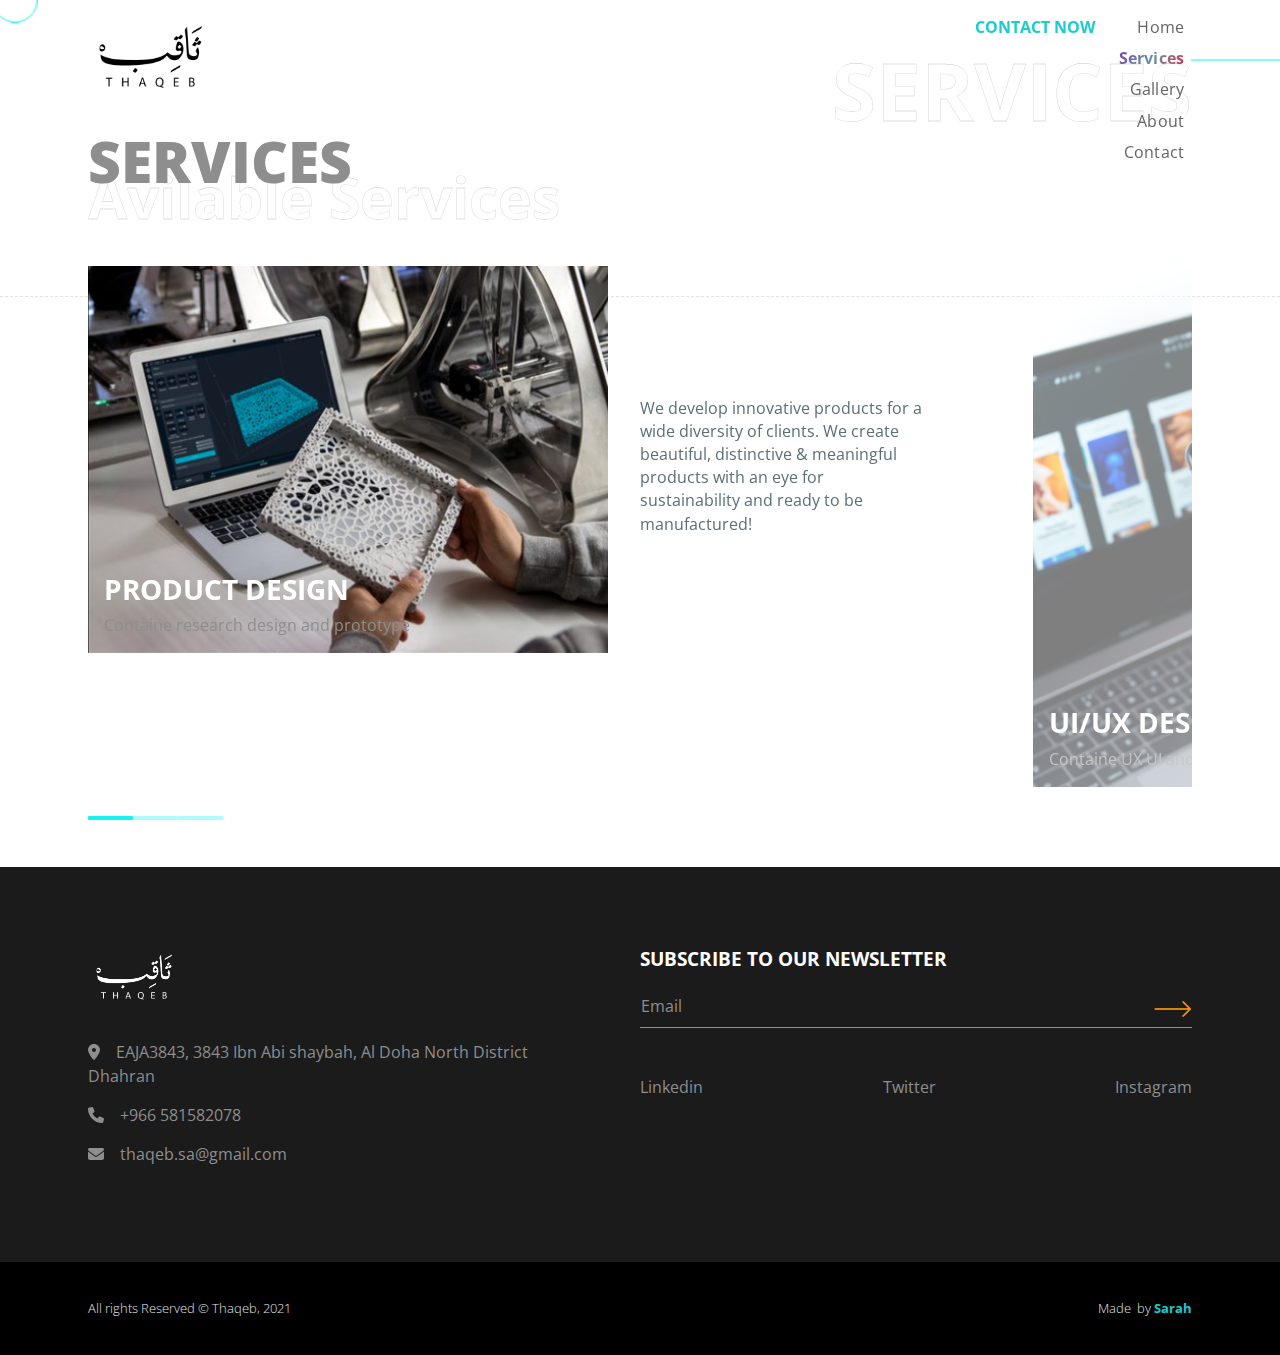
<file: public/portfolio.html>
<!DOCTYPE html>
<html lang="en-US" dir="ltr">

  <head>
    <meta charset="utf-8">
    <meta http-equiv="X-UA-Compatible" content="IE=edge">
    <meta name="viewport" content="width=device-width, initial-scale=1">


    <!-- ===============================================-->
    <!--    Document Title-->
    <!-- ===============================================-->
    <title>Services</title>


    <!-- ===============================================-->
    <!--    Favicons-->
    <!-- ===============================================-->
    <link rel="apple-touch-icon" sizes="180x180" href="assets/img/favicons/Thaqeb Logo wh.png">
    <link rel="icon" type="image/png" sizes="32x32" href="assets/img/favicons/Thaqeb Logo wh.png">
    <link rel="icon" type="image/png" sizes="16x16" href="assets/img/favicons/Thaqeb Logo wh.png">
    <link rel="shortcut icon" type="image/x-icon" href="assets/img/favicons/Thaqeb Logo wh.png">
    <link rel="manifest" href="assets/img/favicons/manifest.json">
    <meta name="msapplication-TileImage" content="assets/img/favicons/Thaqeb Logo wh.png">
    <meta name="theme-color" content="#ffffff">


    <!-- ===============================================-->
    <!--    Stylesheets-->
    <!-- ===============================================-->
    <link rel="preconnect" href="https://fonts.gstatic.com">
    <link href="https://fonts.googleapis.com/css2?family=Open+Sans:wght@300;400;500;600;700;800&amp;display=swap" rel="stylesheet">
    <link href="vendors/prism/prism.css" rel="stylesheet">
    <link href="vendors/swiper/swiper-bundle.min.css" rel="stylesheet">
    <link href="assets/css/theme.css" rel="stylesheet" />
    <link href="assets/css/user.css" rel="stylesheet" />

  </head>


  <body>

    <!-- ===============================================-->
    <!--    Main Content-->
    <!-- ===============================================-->
    <main class="main" id="top">
      <div class="cursor-outer d-none d-md-block"></div>
      <nav class="navbar navbar-light py-3 px-0 overflow-hidden">
        <div class="container px-md-5">
          <div class="row w-100 g-0 justify-content-between">
            <div class="col-8">
              <div class="d-inline-block"><a class="navbar-brand pt-0 fs-3 text-black d-flex align-items-center" href="index.html"><img class="img-fluid Logo" src="assets/img/icons/Thaqeb Logo.png" alt="" /></a></div>
              <div class="mt-4 d-none d-lg-block">
                <h1 class="text-uppercase fs-lg-7 fs-5 fw-bolder text-300 lh-1 position-relative z-index-0">Services</h1>
                <h1 class="d-none d-md-block fw-bolder text-outlined fs-7 text-white lh-1 mt-n4 position-relative z-index--1">Avilable Services</h1>
              </div>
            </div>
            <div class="col-4 d-lg-none text-end pe-0">
              <button class="btn p-0 shadow-none text-black fs-2 d-inline-block" data-bs-toggle="offcanvas" data-bs-target="#navbarOffcanvas" aria-controls="navbarOffcanvas" aria-expanded="false" aria-label="Toggle offcanvas navigation"><span class="menu-bar"></span></button>
            </div>
            <div class="offcanvas offcanvas-end px-0" id="navbarOffcanvas" aria-labelledby="navbarOffcanvasTitle" aria-hidden="true">
              <div class="offcanvas-header justify-content-end">
                <h5 class="visually-hidden offcanvas-title" id="navbarOffcanvasTitle">Menu</h5>
                <button class="btn p-0 shadow-none text-black fs-2 d-inline text-end" type="button" data-bs-dismiss="offcanvas" aria-label="Close"><span class="menu-close-bar"></span></button>
              </div>
              <div class="offcanvas-body px-0">
                <div class="d-lg-flex flex-center-start gap-3 overflow-hidden">
                  <ul class="navbar-nav ms-auto fs-4 ps-6">
                    <li class="nav-item"><a class="nav-link d-inline-block nav-text-outlined lh-1 text-white fs-5" aria-current="page" href="index.html">Home</a></li>
                    <li class="nav-item"><a class="nav-link d-inline-block nav-text-outlined lh-1 text-white fs-5 active" aria-current="page" href="portfolio.html">Services</a></li>
                    <li class="nav-item"><a class="nav-link d-inline-block nav-text-outlined lh-1 text-white fs-5" aria-current="page" href="gallery.html">Gallery</a></li>
                    <li class="nav-item"><a class="nav-link d-inline-block nav-text-outlined lh-1 text-white fs-5" aria-current="page" href="about.html">About</a></li>
                    <li class="nav-item"><a class="nav-link d-inline-block nav-text-outlined lh-1 text-white fs-5" aria-current="page" href="blog.html">Contact</a></li>
                  </ul>
                </div>
              </div>
            </div>
            <div class="col-4">
              <div class="d-none d-lg-flex justify-content-end position-relative z-index-1">
                <div class="position-absolute absolute-centered z-index--1">
                  <h1 class="ms-2 fw-bolder text-outlined text-uppercase text-white pe-none display-1">Services</h1>
                </div>
                <div class="d-flex gap-3 align-items-start"><a class="mb-0 ms-auto text-warning fs-0 fw-bold text-uppercase" href="blog.html#contact">Contact Now</a>
                  <ul class="navbar-nav navbar-fotogency ms-auto text-end">
                    <li class="nav-item px-2 position-relative"><a class="nav-link pt-0" aria-current="page" href="index.html">Home</a></li>
                    <li class="nav-item px-2 position-relative"><a class="nav-link pt-0 active" aria-current="page" href="portfolio.html">Services</a></li>
                    <li class="nav-item px-2 position-relative"><a class="nav-link pt-0" aria-current="page" href="gallery.html">Gallery</a></li>
                    <li class="nav-item px-2 position-relative"><a class="nav-link pt-0" aria-current="page" href="about.html">About</a></li>
                    <li class="nav-item px-2 position-relative"><a class="nav-link pt-0" aria-current="page" href="blog.html">Contact</a></li>
                  </ul>
                </div>
              </div>
            </div>
          </div>
          <div class="row g-0 mt-4 d-lg-none">
            <h1 class="text-uppercase ps-0 fs-lg-7 fs-5 fw-bolder text-300 lh-1 position-relative z-index-0">Services</h1>
            <h1 class="fw-bolder text-outlined ps-0 fs-lg-7 fs-sm-6 fs-5 text-white lh-1 mt-sm-n4 mt-n3 position-relative z-index--1">Selected Works</h1>
          </div>
        </div>
      </nav>


      <!-- ============================================-->
      <!-- <section> begin ============================-->
      <section class="py-3">

        <div class="container-fluid px-0">
          <div class="position-absolute w-100 border-dashed-bottom opacity-25 top-5 z-index-1"></div>
          <div class="container px-md-5">
            <div class="row g-0">
              <div class="col-lg-12 pb-6 px-0 mb-lg-0">
                <div class="swiper-container swiper-theme" data-swiper='{"slidesPerView":1,"breakpoints":{"576":{"slidesPerView":1.2}},"spaceBetween":30,"grabCursor":true,"pagination":{"el":".swiper-pagination","clickable":true},"loop":true,"loopedSlides":3,"slideToClickedSlide":true}'>
                  <div class="swiper-wrapper">
                    <div class="swiper-slide">
                      <div class="row align-items-center">
                        <div class="col-xl-7">
                          <div class="position-relative">
                            <div class="position-absolute start-0 bottom-0 ms-3">
                              <h3 class="text-white">PRODUCT DESIGN</h3>
                              <p class="text-300">Containe research design and prototype</p>
                            </div><img class="portfolio-img img-fluid" src="assets/img/portfolio/product.png" alt="" />
                          </div>
                        </div>
                        <div class="col-xl-4 mt-4">
                          <p class="fs-0"> We develop innovative products for a wide diversity of clients. We create beautiful, distinctive & meaningful products with an eye for sustainability and ready to be manufactured!</p>
                        </div>
                      </div>
                    </div>
                    <div class="swiper-slide">
                      <div class="row align-items-center">
                        <div class="col-xl-7">
                          <div class="position-relative">
                            <div class="position-absolute start-0 bottom-0 ms-3">
                              <h3 class="text-white">UI/UX DESIGN</h3>
                              <p class="text-300">Containe UX UI and front-end devalopment</p>
                            </div><img class="portfolio-img img-fluid" src="assets/img/portfolio/UIX.png" alt="" />
                          </div>
                        </div>
                        <div class="col-xl-4 mt-4">
                          <p class="fs-0">We design User experiance for tangable and intangable products with a great attintion to users needs, it includes designing web, app and devices.</p>
                        </div>
                      </div>
                    </div>
                    <div class="swiper-slide">
                      <div class="row align-items-center">
                        <div class="col-xl-7">
                          <div class="position-relative">
                            <div class="position-absolute start-0 bottom-0 ms-3">
                              <h3 class="text-white">BRANDING</h3>
                              <p class="text-300">Containe Branding and Packaging</p>
                            </div><img class="portfolio-img img-fluid" src="assets/img/portfolio/brand.png" alt="" />
                          </div>
                        </div>
                        <div class="col-xl-4 mt-4">
                          <p class="fs-0">We create powerful brand identities for companies and products of all sizes and industries. The design process encompasses the brand’s visual identity, as well as the brand expression and brand elements that complement the logo, to produce a consistent and extensive brand experience for a memorable and impactful brand.</p>
                        </div>
                      </div>
                    </div>
                  </div>
                </div>
                <div class="swiper-theme swiper-pagination d-flex mt-4"></div>
              </div>
            </div>
          </div>
        </div>
        <!-- end of .container-->

      </section>
      <!-- <section> close ============================-->
      <!-- ============================================-->


    </main>
    <!-- ===============================================-->
    <!--    End of Main Content-->
    <!-- ===============================================-->


    <footer class="bg-footer-black" id="footer">
      <div class="container py-7 px-md-5">
        <div class="row g-0">
          <div class="col-md-6 mb-5 mb-md-0">
            <div class="mb-4 d-inline-block"><a class="navbar-brand pt-0 fs-3 text-white d-flex align-items-center" href="index.html"><img class="img-fluid" src="assets/img/icons/Thaqeb Logo wh.png" alt="" width="90" height="90" /></a></div>
            <div class="col-12 col-md-10 text-300 mb-3"><i class="fas fa-map-marker-alt"></i><a class="nav-link text-300 d-inline" href="https://www.google.com/maps/place/2109+WS+09+Oxford+Rd+%23127+ParkVilla+Hills,+">EAJA3843, 3843 Ibn Abi shaybah, Al Doha North District Dhahran
            </a></div>
            <div class="col-12 col-md-10 text-300 mb-3"><i class="fas fa-phone"></i><a class="nav-link text-300 d-inline" href="tel:+966 581582078">+966 581582078</a></div>
            <div class="col-12 col-md-10 text-300 mb-3"><i class="fas fa-envelope"></i><a class="nav-link text-300 d-inline" href="mailto:thaqeb.sa@gmail.com">thaqeb.sa@gmail.com</a></div>
          </div>
          <div class="col-md-6">
            <h5 class="text-white mb-2">SUBSCRIBE TO OUR NEWSLETTER</h5>
            <form>
              <div class="form-floating mb-5 position-relative text-200">
                <input class="form-control form-fotogency-header-control text-200" id="email" type="email" placeholder="name@example.com" required="required" />
                <label class="text-300 mb-1" for="email">Email</label>
                <div class="position-absolute end-0 top-0">
                  <button class="btn shadow-none px-0" type="submit"><img class="ms-3" src="assets/img/icons/long-arrow.png" alt="" /></button>
                </div>
              </div>
            </form>
            <div class="d-flex gap-2 flex-wrap justify-content-between align-items-center"><a class="social-icons" href="https://www.linkedin.com/company/thaqeb-studio" target="_blank">Linkedin</a><a class="social-icons" href="https://twitter.com/thaqeb_sa?s=11" target="_blank">Twitter</a><a class="social-icons" href="https://www.instagram.com/Thaqeb_sa" target="_blank">Instagram</a>
            </div>
          </div>
        </div>
      </div>
    </footer>


    <!-- ============================================-->
    <!-- <section> begin ============================-->
    <section class="bg-black py-0">

      <div class="container px-md-5">
        <div class="row g-0 justify-content-md-between justify-content-evenly py-4">
          <div class="col-12 col-sm-8 col-md-6 col-lg-auto text-center text-md-start">
            <p class="fs--1 my-2 fw-light text-100">All rights Reserved &copy; Thaqeb, 2021</p>
          </div>
          <div class="col-12 col-sm-8 col-md-6">
            <p class="fs--1 fw-light my-2 text-center text-md-end text-100"> Made &nbsp;by&nbsp;<a class="fw-bold text-warning" href="https://themewagon.com/" target="_blank">Sarah</a>
            </p>
          </div>
        </div>
      </div>
      <!-- end of .container-->

    </section>
    <!-- <section> close ============================-->
    <!-- ============================================-->




    <!-- ===============================================-->
    <!--    JavaScripts-->
    <!-- ===============================================-->
    <script src="vendors/popper/popper.min.js"></script>
    <script src="vendors/bootstrap/bootstrap.min.js"></script>
    <script src="vendors/anchorjs/anchor.min.js"></script>
    <script src="vendors/is/is.min.js"></script>
    <script src="vendors/fontawesome/all.min.js"></script>
    <script src="vendors/lodash/lodash.min.js"></script>
    <script src="https://polyfill.io/v3/polyfill.min.js?features=window.scroll"></script>
    <script src="vendors/prism/prism.js"></script>
    <script src="vendors/swiper/swiper-bundle.min.js"></script>
    <script src="assets/js/theme.js"></script>

  </body>

</html>
</file>
<file: public/vendors/prism/prism.css>
/**
 * prism.js default theme for JavaScript, CSS and HTML
 * Based on dabblet (http://dabblet.com)
 * @author Lea Verou
 */

code[class*="language-"],
pre[class*="language-"] {
	color: black;
	background: none;
	text-shadow: 0 1px white;
	font-family: Consolas, Monaco, 'Andale Mono', 'Ubuntu Mono', monospace;
	font-size: 1em;
	text-align: left;
	white-space: pre;
	word-spacing: normal;
	word-break: normal;
	word-wrap: normal;
	line-height: 1.5;

	-moz-tab-size: 4;
	-o-tab-size: 4;
	tab-size: 4;

	-webkit-hyphens: none;
	-moz-hyphens: none;
	-ms-hyphens: none;
	hyphens: none;
}

pre[class*="language-"]::-moz-selection, pre[class*="language-"] ::-moz-selection,
code[class*="language-"]::-moz-selection, code[class*="language-"] ::-moz-selection {
	text-shadow: none;
	background: #b3d4fc;
}

pre[class*="language-"]::selection, pre[class*="language-"] ::selection,
code[class*="language-"]::selection, code[class*="language-"] ::selection {
	text-shadow: none;
	background: #b3d4fc;
}

@media print {
	code[class*="language-"],
	pre[class*="language-"] {
		text-shadow: none;
	}
}

/* Code blocks */
pre[class*="language-"] {
	padding: 1em;
	margin: .5em 0;
	overflow: auto;
}

:not(pre) > code[class*="language-"],
pre[class*="language-"] {
	background: #f5f2f0;
}

/* Inline code */
:not(pre) > code[class*="language-"] {
	padding: .1em;
	border-radius: .3em;
	white-space: normal;
}

.token.comment,
.token.prolog,
.token.doctype,
.token.cdata {
	color: slategray;
}

.token.punctuation {
	color: #999;
}

.token.namespace {
	opacity: .7;
}

.token.property,
.token.tag,
.token.boolean,
.token.number,
.token.constant,
.token.symbol,
.token.deleted {
	color: #905;
}

.token.selector,
.token.attr-name,
.token.string,
.token.char,
.token.builtin,
.token.inserted {
	color: #690;
}

.token.operator,
.token.entity,
.token.url,
.language-css .token.string,
.style .token.string {
	color: #9a6e3a;
	/* This background color was intended by the author of this theme. */
	background: hsla(0, 0%, 100%, .5);
}

.token.atrule,
.token.attr-value,
.token.keyword {
	color: #07a;
}

.token.function,
.token.class-name {
	color: #DD4A68;
}

.token.regex,
.token.important,
.token.variable {
	color: #e90;
}

.token.important,
.token.bold {
	font-weight: bold;
}
.token.italic {
	font-style: italic;
}

.token.entity {
	cursor: help;
}
</file>
